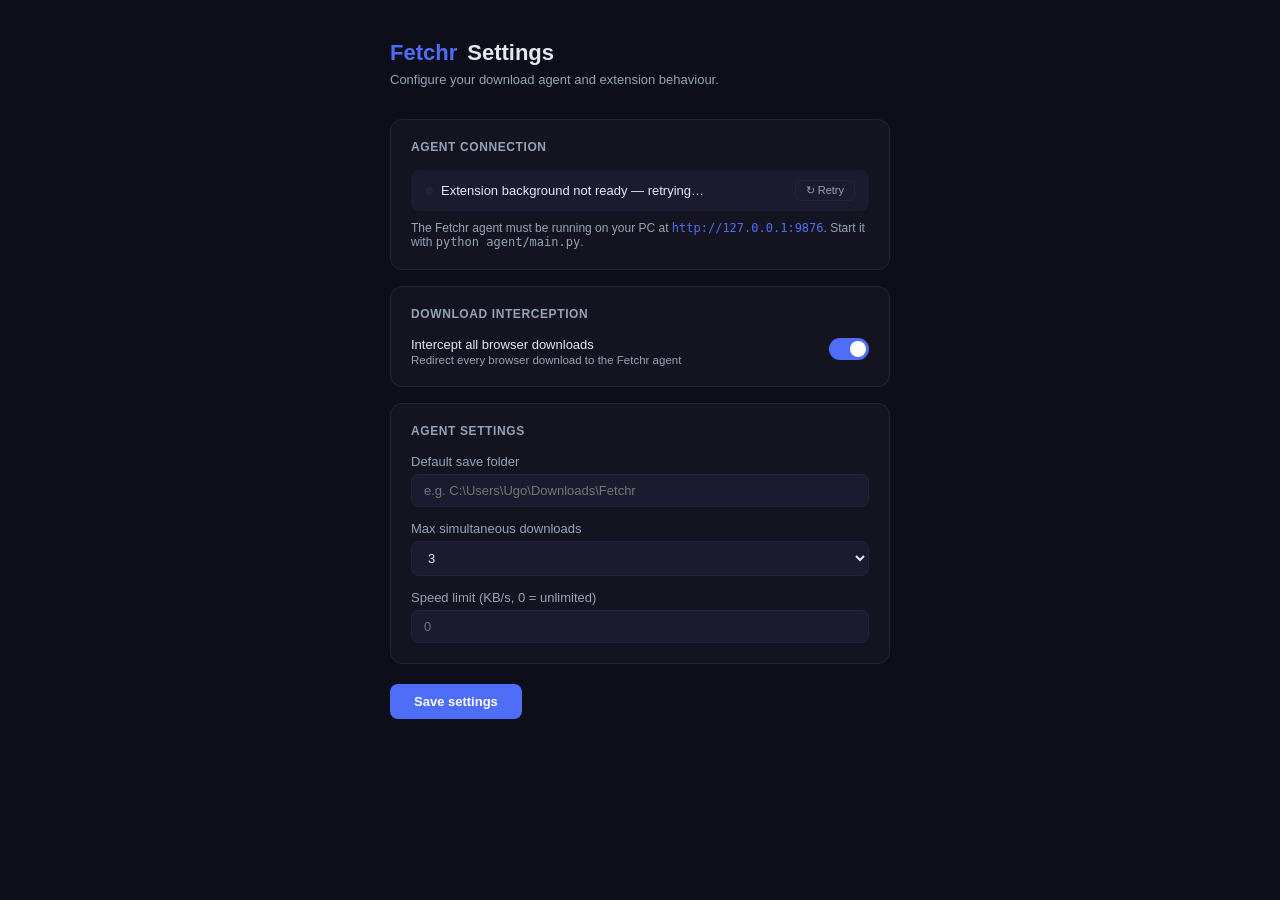
<file: extension/options/options.html>
<!DOCTYPE html>
<html lang="en">
<head>
  <meta charset="UTF-8" />
  <title>Fetchr Settings</title>
  <style>
    *, *::before, *::after { box-sizing: border-box; margin: 0; padding: 0; }
    :root {
      --bg:#0d0e1a; --surface:#13141f; --surface2:#1a1b2e;
      --border:#23243a; --accent:#4f6ef7; --green:#22c55e;
      --text:#e2e8f0; --sub:#94a3b8; --red:#ef4444;
    }
    body {
      background: var(--bg); color: var(--text);
      font-family: -apple-system, BlinkMacSystemFont, "Segoe UI", Roboto, sans-serif;
      font-size: 14px; min-height: 100vh; padding: 40px 0;
    }
    .page { max-width: 540px; margin: 0 auto; padding: 0 20px; }
    h1 { font-size: 22px; font-weight: 700; margin-bottom: 6px; display: flex; align-items: center; gap: 10px; }
    .logo-text { color: var(--accent); }
    .subtitle { color: var(--sub); font-size: 13px; margin-bottom: 32px; }
    .card {
      background: var(--surface); border: 1px solid var(--border);
      border-radius: 12px; padding: 20px; margin-bottom: 16px;
    }
    .card-title { font-size: 12px; font-weight: 700; text-transform: uppercase;
      letter-spacing: .6px; color: var(--sub); margin-bottom: 16px; }
    .field { margin-bottom: 14px; }
    .field:last-child { margin-bottom: 0; }
    label { display: block; font-size: 13px; color: var(--sub); margin-bottom: 5px; }
    input[type="text"], input[type="number"], select {
      width: 100%; background: var(--surface2); border: 1px solid var(--border);
      border-radius: 8px; color: var(--text); padding: 8px 12px; font-size: 13px;
      outline: none; transition: border-color .15s;
    }
    input:focus, select:focus { border-color: var(--accent); }
    .toggle-row { display: flex; align-items: center; justify-content: space-between; }
    .toggle-label { font-size: 13px; }
    .toggle-sub { font-size: 11.5px; color: var(--sub); margin-top: 2px; }
    .toggle { position: relative; width: 40px; height: 22px; }
    .toggle input { opacity: 0; width: 0; height: 0; }
    .slider {
      position: absolute; cursor: pointer; inset: 0;
      background: var(--border); border-radius: 22px; transition: background .2s;
    }
    .slider::before {
      content: ""; position: absolute; height: 16px; width: 16px;
      left: 3px; bottom: 3px; background: white; border-radius: 50%; transition: transform .2s;
    }
    input:checked + .slider { background: var(--accent); }
    input:checked + .slider::before { transform: translateX(18px); }
    .status-row {
      display: flex; align-items: center; gap: 8px;
      padding: 10px 14px; background: var(--surface2); border-radius: 8px;
      font-size: 13px;
    }
    .status-dot { width: 8px; height: 8px; border-radius: 50%; background: var(--border); }
    .status-dot.online { background: var(--green); box-shadow: 0 0 6px var(--green); }
    .save-btn {
      background: var(--accent); color: white; border: none;
      border-radius: 8px; padding: 10px 24px; font-size: 13px; font-weight: 600;
      cursor: pointer; transition: background .15s; margin-top: 4px;
    }
    .save-btn:hover { background: #6b82ff; }
    .saved-msg { color: var(--green); font-size: 12px; margin-left: 10px; opacity: 0; transition: opacity .3s; }
  </style>
</head>
<body>
  <div class="page">
    <h1><span class="logo-text">Fetchr</span> Settings</h1>
    <p class="subtitle">Configure your download agent and extension behaviour.</p>

    <!-- Agent status -->
    <div class="card">
      <div class="card-title">Agent connection</div>
      <div class="status-row">
        <span class="status-dot" id="agentDot"></span>
        <span id="agentStatusText">Checking…</span>
        <button onclick="checkAgent()" style="margin-left:auto;background:transparent;border:1px solid var(--border);color:var(--sub);border-radius:6px;padding:3px 10px;font-size:11px;cursor:pointer;">↻ Retry</button>
      </div>
      <p style="margin-top:10px;font-size:12px;color:var(--sub)">
        The Fetchr agent must be running on your PC at
        <code style="color:var(--accent)">http://127.0.0.1:9876</code>.
        Start it with <code>python agent/main.py</code>.
      </p>
    </div>

    <!-- Intercept -->
    <div class="card">
      <div class="card-title">Download interception</div>
      <div class="field">
        <div class="toggle-row">
          <div>
            <div class="toggle-label">Intercept all browser downloads</div>
            <div class="toggle-sub">Redirect every browser download to the Fetchr agent</div>
          </div>
          <label class="toggle">
            <input type="checkbox" id="interceptAll" checked />
            <span class="slider"></span>
          </label>
        </div>
      </div>
    </div>

    <!-- Agent settings -->
    <div class="card">
      <div class="card-title">Agent settings</div>
      <div class="field">
        <label for="savePath">Default save folder</label>
        <input type="text" id="savePath" placeholder="e.g. C:\Users\Ugo\Downloads\Fetchr" />
      </div>
      <div class="field">
        <label for="maxConcurrent">Max simultaneous downloads</label>
        <select id="maxConcurrent">
          <option value="1">1</option>
          <option value="2">2</option>
          <option value="3" selected>3</option>
          <option value="5">5</option>
          <option value="10">10</option>
        </select>
      </div>
      <div class="field">
        <label for="maxSpeed">Speed limit (KB/s, 0 = unlimited)</label>
        <input type="number" id="maxSpeed" min="0" placeholder="0" />
      </div>
    </div>

    <button class="save-btn" id="saveBtn">Save settings</button>
    <span class="saved-msg" id="savedMsg">✓ Saved</span>
  </div>

  <script>
    // All agent communication goes through the background service worker.
    // Direct fetch() from extension pages is blocked by Chrome's Private
    // Network Access policy — the SW is exempt as it runs in a secure context.

    function sendToBackground(msg, timeoutMs = 6000) {
      return new Promise((resolve) => {
        // Guard: if the SW is sleeping, sendMessage wakes it up but the
        // callback might never fire if something goes wrong. Add a hard timeout.
        const timer = setTimeout(() => resolve(null), timeoutMs);
        try {
          chrome.runtime.sendMessage(msg, (resp) => {
            clearTimeout(timer);
            // Suppress "receiving end does not exist" errors that fire when the
            // SW hasn't finished waking up — treat them as a transient offline state.
            if (chrome.runtime.lastError) { resolve(null); return; }
            resolve(resp);
          });
        } catch (e) {
          clearTimeout(timer);
          resolve(null);
        }
      });
    }

    async function checkAgent() {
      const dot  = document.getElementById("agentDot");
      const text = document.getElementById("agentStatusText");
      text.textContent = "Checking…";
      dot.classList.remove("online");

      const resp = await sendToBackground({ type: "getAgentSettings" });

      if (resp === null) {
        // Timeout or SW not ready — will retry automatically on the interval
        text.textContent = "Extension background not ready — retrying…";
        return;
      }

      if (resp && resp.online) {
        dot.classList.add("online");
        text.textContent = "Agent online ✓";
        if (resp.settings) {
          const s = resp.settings;
          document.getElementById("savePath").value      = s.save_path      || "";
          document.getElementById("maxConcurrent").value = s.max_concurrent || 3;
          document.getElementById("maxSpeed").value      = s.max_speed_kbps || 0;
        }
      } else {
        text.textContent = "Agent offline — open the web UI and start the agent";
      }
    }

    // Re-check every 10 s automatically
    setInterval(checkAgent, 10_000);

    async function loadExtSettings() {
      const { interceptAll } = await chrome.storage.sync.get({ interceptAll: true });
      document.getElementById("interceptAll").checked = interceptAll;
    }

    document.getElementById("saveBtn").addEventListener("click", async () => {
      // Save extension settings to chrome.storage
      await chrome.storage.sync.set({
        interceptAll: document.getElementById("interceptAll").checked,
      });

      // Save agent settings via background SW
      await sendToBackground({
        type: "putAgentSettings",
        payload: {
          save_path:      document.getElementById("savePath").value,
          max_concurrent: parseInt(document.getElementById("maxConcurrent").value, 10),
          max_speed_kbps: parseInt(document.getElementById("maxSpeed").value, 10) || 0,
        },
      });

      const msg = document.getElementById("savedMsg");
      msg.style.opacity = "1";
      setTimeout(() => { msg.style.opacity = "0"; }, 2000);
    });

    checkAgent();
    loadExtSettings();
  </script>
</body>
</html>
</file>
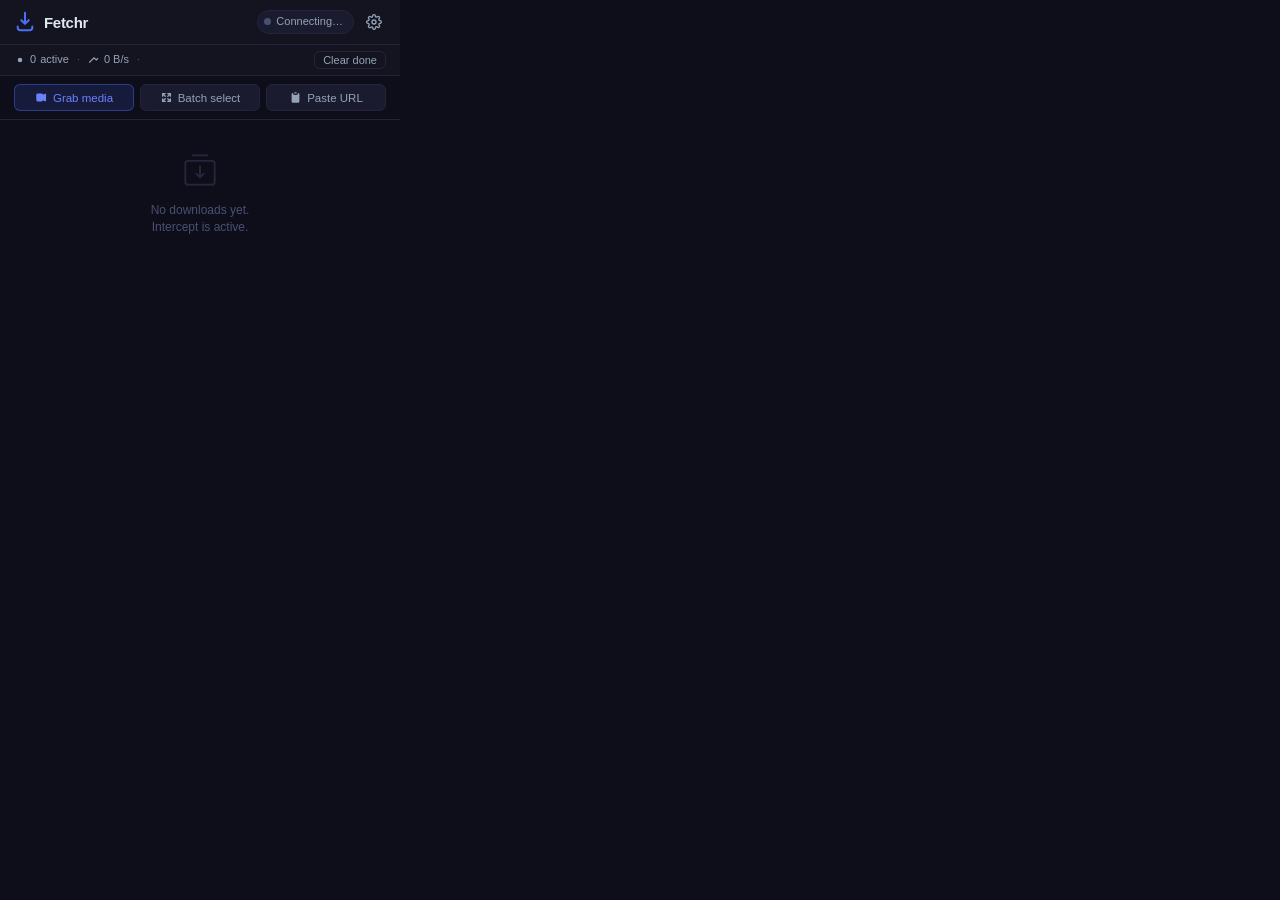
<file: extension/popup/popup.html>
<!DOCTYPE html>
<html lang="en">
<head>
  <meta charset="UTF-8" />
  <meta name="viewport" content="width=device-width, initial-scale=1.0" />
  <title>Fetchr</title>
  <link rel="stylesheet" href="popup.css" />
</head>
<body>

  <!-- ═══════════════════════════════════════ HEADER ═══════════════ -->
  <header class="header">
    <div class="header-left">
      <svg class="logo" viewBox="0 0 24 24" fill="none">
        <path d="M12 2L12 14M12 14L8 10M12 14L16 10" stroke="currentColor" stroke-width="2.2"
              stroke-linecap="round" stroke-linejoin="round"/>
        <path d="M4 17v1a3 3 0 003 3h10a3 3 0 003-3v-1" stroke="currentColor" stroke-width="2.2"
              stroke-linecap="round"/>
      </svg>
      <span class="app-name">Fetchr</span>
    </div>
    <div class="header-right">
      <div class="agent-pill" id="agentPill">
        <span class="agent-dot" id="agentDot"></span>
        <span class="agent-label" id="agentLabel">Connecting…</span>
      </div>
      <button class="icon-btn" id="settingsBtn" title="Settings">
        <svg viewBox="0 0 24 24" fill="none" stroke="currentColor" stroke-width="2"
             stroke-linecap="round" stroke-linejoin="round">
          <circle cx="12" cy="12" r="3"/><path d="M19.4 15a1.65 1.65 0 00.33 1.82l.06.06a2
          2 0 010 2.83 2 2 0 01-2.83 0l-.06-.06a1.65 1.65 0 00-1.82-.33 1.65 1.65 0 00-1
          1.51V21a2 2 0 01-4 0v-.09A1.65 1.65 0 009 19.4a1.65 1.65 0 00-1.82.33l-.06.06a2
          2 0 01-2.83-2.83l.06-.06A1.65 1.65 0 004.68 15a1.65 1.65 0 00-1.51-1H3a2 2 0
          010-4h.09A1.65 1.65 0 004.6 9a1.65 1.65 0 00-.33-1.82l-.06-.06a2 2 0 012.83-2.83l.06.06A1.65
          1.65 0 009 4.68a1.65 1.65 0 001-1.51V3a2 2 0 014 0v.09a1.65 1.65 0 001 1.51 1.65 1.65
          0 001.82-.33l.06-.06a2 2 0 012.83 2.83l-.06.06A1.65 1.65 0 0019.4 9a1.65 1.65 0
          001.51 1H21a2 2 0 010 4h-.09a1.65 1.65 0 00-1.51 1z"/>
        </svg>
      </button>
    </div>
  </header>

  <!-- ═══════════════════════════════════════ STATS BAR ════════════ -->
  <div class="stats-bar" id="statsBar">
    <span class="stat" id="statActive">
      <svg class="stat-icon" viewBox="0 0 16 16" fill="currentColor">
        <circle cx="8" cy="8" r="3"/>
      </svg>
      <span id="activeCount">0</span> active
    </span>
    <span class="stat-sep">·</span>
    <span class="stat" id="statSpeed">
      <svg class="stat-icon" viewBox="0 0 16 16" fill="none" stroke="currentColor" stroke-width="1.5">
        <path d="M2 11L8 5l3 3 2-2" stroke-linecap="round"/>
      </svg>
      <span id="totalSpeed">0 B/s</span>
    </span>
    <span class="stat-sep">·</span>
    <button class="clear-btn" id="clearFinishedBtn">Clear done</button>
  </div>

  <!-- ═══════════════════════════════════════ ACTIONS ══════════════ -->
  <div class="actions-bar">
    <button class="action-btn primary" id="grabMediaBtn">
      <svg viewBox="0 0 20 20" fill="currentColor">
        <path d="M2 6a2 2 0 012-2h6a2 2 0 012 2v8a2 2 0 01-2 2H4a2 2 0 01-2-2V6zm14-2a1 1 0 011
         1v10a1 1 0 01-1.447.894L11 13.764V6.236l4.553-2.13A1 1 0 0116 4z"/>
      </svg>
      Grab media
    </button>
    <button class="action-btn" id="batchSelectBtn">
      <svg viewBox="0 0 20 20" fill="currentColor">
        <path fill-rule="evenodd" d="M3 4a1 1 0 011-1h4a1 1 0 010 2H6.414l2.293 2.293a1 1 0
         01-1.414 1.414L5 6.414V8a1 1 0 01-2 0V4zm9 1a1 1 0 010-2h4a1 1 0 011 1v4a1 1 0
         01-2 0V6.414l-2.293 2.293a1 1 0 11-1.414-1.414L13.586 5H12zm-9 7a1 1 0 012 0v1.586l2.293-2.293a1
         1 0 111.414 1.414L6.414 15H8a1 1 0 010 2H4a1 1 0 01-1-1v-4zm13-1a1 1 0 011 1v4a1 1 0
         01-1 1h-4a1 1 0 010-2h1.586l-2.293-2.293a1 1 0 111.414-1.414L15 13.586V12a1 1 0 011-1z"
              clip-rule="evenodd"/>
      </svg>
      Batch select
    </button>
    <button class="action-btn" id="pasteUrlBtn">
      <svg viewBox="0 0 20 20" fill="currentColor">
        <path d="M8 3a1 1 0 011-1h2a1 1 0 110 2H9a1 1 0 01-1-1z"/>
        <path d="M6 3a2 2 0 00-2 2v11a2 2 0 002 2h8a2 2 0 002-2V5a2 2 0 00-2-2 3 3 0 01-3
         3H9a3 3 0 01-3-3z"/>
      </svg>
      Paste URL
    </button>
  </div>

  <!-- ═══════════════════════════════════════ URL INPUT (hidden) ═══ -->
  <div class="url-input-wrap hidden" id="urlInputWrap">
    <input type="url" class="url-input" id="urlInput" placeholder="https://…" />
    <div class="url-type-row">
      <label class="radio-label">
        <input type="radio" name="dltype" value="direct" checked /> File
      </label>
      <label class="radio-label">
        <input type="radio" name="dltype" value="media" /> Media (yt-dlp)
      </label>
      <button class="dl-go-btn" id="dlGoBtn">Add ↓</button>
    </div>
  </div>

  <!-- ═══════════════════════════════════════ MEDIA PANEL ══════════ -->
  <div class="media-panel hidden" id="mediaPanel">
    <div class="media-panel-header">
      <span>Media found on page</span>
      <button class="icon-btn" id="closePanelBtn">✕</button>
    </div>
    <div class="media-list" id="mediaList">
      <!-- filled dynamically -->
    </div>
  </div>

  <!-- ═══════════════════════════════════════ DOWNLOAD LIST ════════ -->
  <div class="download-list" id="downloadList">
    <div class="empty-state" id="emptyState">
      <svg viewBox="0 0 48 48" fill="none" class="empty-icon">
        <rect x="8" y="14" width="32" height="26" rx="3" stroke="currentColor" stroke-width="2"/>
        <path d="M24 20v12M24 32l-4-4M24 32l4-4" stroke="currentColor" stroke-width="2"
              stroke-linecap="round"/>
        <path d="M16 8h16" stroke="currentColor" stroke-width="2" stroke-linecap="round"/>
      </svg>
      <p>No downloads yet.<br/>Intercept is <span id="interceptStatus">active</span>.</p>
    </div>
  </div>

  <script src="popup.js"></script>
</body>
</html>
</file>
<file: extension/popup/popup.css>
/* ────────────────────────────────────────────────────────────
   Fetchr Popup — dark utility-first stylesheet
   ──────────────────────────────────────────────────────────── */

*, *::before, *::after { box-sizing: border-box; margin: 0; padding: 0; }

:root {
  --bg:        #0d0e1a;
  --surface:   #13141f;
  --surface2:  #1a1b2e;
  --border:    #23243a;
  --accent:    #4f6ef7;
  --accent2:   #6b82ff;
  --green:     #22c55e;
  --amber:     #f59e0b;
  --red:       #ef4444;
  --text:      #e2e8f0;
  --sub:       #94a3b8;
  --muted:     #4a5070;
  --radius:    10px;
  --radius-sm: 6px;
  font-size: 13px;
}

body {
  width: 400px;
  min-height: 180px;
  max-height: 560px;
  background: var(--bg);
  color: var(--text);
  font-family: -apple-system, BlinkMacSystemFont, "Segoe UI", Roboto, sans-serif;
  line-height: 1.4;
  overflow: hidden;
  display: flex;
  flex-direction: column;
}

/* ── Utilities ───────────────────────────────────────────── */
.hidden { display: none !important; }
button { font-family: inherit; cursor: pointer; }

/* ── Header ──────────────────────────────────────────────── */
.header {
  display: flex;
  align-items: center;
  justify-content: space-between;
  padding: 10px 14px;
  border-bottom: 1px solid var(--border);
  background: var(--surface);
  flex-shrink: 0;
}

.header-left { display: flex; align-items: center; gap: 8px; }

.logo {
  width: 22px; height: 22px;
  color: var(--accent);
}

.app-name {
  font-size: 15px;
  font-weight: 700;
  letter-spacing: -.3px;
  color: var(--text);
}

.header-right { display: flex; align-items: center; gap: 8px; }

.agent-pill {
  display: flex; align-items: center; gap: 5px;
  background: var(--surface2);
  border: 1px solid var(--border);
  border-radius: 99px;
  padding: 3px 10px 3px 6px;
  font-size: 11px;
  color: var(--sub);
}

.agent-dot {
  width: 7px; height: 7px;
  border-radius: 50%;
  background: var(--muted);
  transition: background .3s;
}
.agent-dot.online  { background: var(--green); box-shadow: 0 0 6px var(--green); }
.agent-dot.offline { background: var(--red);   box-shadow: 0 0 6px var(--red);   }

.icon-btn {
  background: transparent;
  border: none;
  color: var(--sub);
  padding: 4px;
  border-radius: var(--radius-sm);
  display: flex; align-items: center;
  transition: color .15s, background .15s;
}
.icon-btn:hover { color: var(--text); background: var(--surface2); }
.icon-btn svg { width: 16px; height: 16px; }

/* ── Stats bar ───────────────────────────────────────────── */
.stats-bar {
  display: flex;
  align-items: center;
  gap: 8px;
  padding: 6px 14px;
  background: var(--surface);
  border-bottom: 1px solid var(--border);
  font-size: 11px;
  color: var(--sub);
  flex-shrink: 0;
}

.stat { display: flex; align-items: center; gap: 4px; }
.stat-icon { width: 12px; height: 12px; }
.stat-sep  { color: var(--muted); }

.clear-btn {
  margin-left: auto;
  background: transparent;
  border: 1px solid var(--border);
  color: var(--sub);
  border-radius: var(--radius-sm);
  padding: 2px 8px;
  font-size: 11px;
  transition: color .15s, border-color .15s;
}
.clear-btn:hover { color: var(--text); border-color: var(--muted); }

/* ── Actions bar ─────────────────────────────────────────── */
.actions-bar {
  display: flex;
  gap: 6px;
  padding: 8px 14px;
  border-bottom: 1px solid var(--border);
  flex-shrink: 0;
}

.action-btn {
  flex: 1;
  display: flex; align-items: center; justify-content: center; gap: 5px;
  background: var(--surface2);
  border: 1px solid var(--border);
  color: var(--sub);
  border-radius: var(--radius-sm);
  padding: 6px 4px;
  font-size: 11.5px;
  font-weight: 500;
  transition: background .15s, color .15s, border-color .15s;
}
.action-btn svg { width: 13px; height: 13px; flex-shrink: 0; }
.action-btn:hover {
  background: #1e2040;
  color: var(--text);
  border-color: var(--accent);
}
.action-btn.primary {
  background: rgba(79,110,247,.15);
  border-color: rgba(79,110,247,.4);
  color: var(--accent2);
}
.action-btn.primary:hover {
  background: rgba(79,110,247,.25);
  border-color: var(--accent);
  color: #fff;
}
.action-btn.active-mode {
  background: rgba(79,110,247,.25);
  border-color: var(--accent);
  color: #fff;
}

/* ── URL input ───────────────────────────────────────────── */
.url-input-wrap {
  padding: 8px 14px;
  border-bottom: 1px solid var(--border);
  background: var(--surface);
  flex-shrink: 0;
}

.url-input {
  width: 100%;
  background: var(--surface2);
  border: 1px solid var(--border);
  border-radius: var(--radius-sm);
  color: var(--text);
  padding: 6px 10px;
  font-size: 12px;
  outline: none;
  transition: border-color .15s;
}
.url-input:focus { border-color: var(--accent); }
.url-input::placeholder { color: var(--muted); }

.url-type-row {
  display: flex;
  align-items: center;
  gap: 10px;
  margin-top: 6px;
  font-size: 11.5px;
  color: var(--sub);
}
.radio-label { display: flex; align-items: center; gap: 4px; cursor: pointer; }
.radio-label input { accent-color: var(--accent); }

.dl-go-btn {
  margin-left: auto;
  background: var(--accent);
  color: #fff;
  border: none;
  border-radius: var(--radius-sm);
  padding: 4px 14px;
  font-size: 12px;
  font-weight: 600;
  transition: background .15s;
}
.dl-go-btn:hover { background: var(--accent2); }

/* ── Media panel ─────────────────────────────────────────── */
.media-panel {
  border-bottom: 1px solid var(--border);
  flex-shrink: 0;
  max-height: 180px;
  display: flex;
  flex-direction: column;
}

.media-panel-header {
  display: flex; align-items: center; justify-content: space-between;
  padding: 6px 14px;
  font-size: 11.5px;
  font-weight: 600;
  color: var(--sub);
  background: var(--surface);
  border-bottom: 1px solid var(--border);
  flex-shrink: 0;
}

.media-list {
  overflow-y: auto;
  flex: 1;
}

.media-item {
  display: flex;
  align-items: center;
  gap: 8px;
  padding: 7px 14px;
  border-bottom: 1px solid var(--border);
  font-size: 11.5px;
}
.media-item:last-child { border-bottom: none; }
.media-item:hover { background: var(--surface2); }

.media-type-badge {
  font-size: 9.5px;
  font-weight: 700;
  text-transform: uppercase;
  letter-spacing: .5px;
  padding: 1px 5px;
  border-radius: 4px;
  flex-shrink: 0;
}
.badge-video  { background: rgba(79,110,247,.2); color: #7c8cff; }
.badge-audio  { background: rgba(34,197,94,.15); color: #4ade80; }
.badge-image  { background: rgba(245,158,11,.15); color: #fbbf24; }
.badge-link   { background: rgba(148,163,184,.1); color: #94a3b8; }
.badge-source { background: rgba(79,110,247,.2); color: #7c8cff; }

.media-label {
  flex: 1;
  overflow: hidden;
  text-overflow: ellipsis;
  white-space: nowrap;
  color: var(--text);
}

.media-dl-btn {
  background: rgba(79,110,247,.15);
  border: 1px solid rgba(79,110,247,.3);
  color: var(--accent2);
  border-radius: var(--radius-sm);
  padding: 3px 9px;
  font-size: 11px;
  transition: background .15s;
  flex-shrink: 0;
}
.media-dl-btn:hover { background: rgba(79,110,247,.3); }

/* ── Download list ───────────────────────────────────────── */
.download-list {
  flex: 1;
  overflow-y: auto;
  min-height: 60px;
}

.download-list::-webkit-scrollbar { width: 5px; }
.download-list::-webkit-scrollbar-track { background: transparent; }
.download-list::-webkit-scrollbar-thumb { background: var(--border); border-radius: 99px; }

.empty-state {
  display: flex;
  flex-direction: column;
  align-items: center;
  justify-content: center;
  gap: 10px;
  padding: 28px 20px;
  color: var(--muted);
  font-size: 12px;
  text-align: center;
}
.empty-icon { width: 44px; height: 44px; opacity: .4; }

/* ── Download item card ──────────────────────────────────── */
.dl-item {
  padding: 9px 14px;
  border-bottom: 1px solid var(--border);
  display: grid;
  grid-template-areas:
    "icon name   name   controls"
    "icon prog   prog   controls"
    "icon meta   meta   .       ";
  grid-template-columns: 28px 1fr 1fr 64px;
  grid-template-rows: auto auto auto;
  gap: 2px 8px;
  align-items: start;
  transition: background .1s;
}
.dl-item:hover { background: #0f1020; }
.dl-item:last-child { border-bottom: none; }

/* file type icon */
.dl-icon {
  grid-area: icon;
  align-self: center;
  width: 24px; height: 24px;
  border-radius: 6px;
  display: flex; align-items: center; justify-content: center;
  font-size: 9px;
  font-weight: 700;
  text-transform: uppercase;
  letter-spacing: .3px;
  flex-shrink: 0;
}
.icon-video { background: rgba(79,110,247,.2);  color: #7c8cff; }
.icon-audio { background: rgba(34,197,94,.15);  color: #4ade80; }
.icon-image { background: rgba(245,158,11,.15); color: #fbbf24; }
.icon-doc   { background: rgba(148,163,184,.1); color: #94a3b8; }
.icon-arc   { background: rgba(168,85,247,.15); color: #c084fc; }
.icon-file  { background: rgba(148,163,184,.1); color: #94a3b8; }

/* filename */
.dl-name {
  grid-area: name;
  font-size: 12px;
  font-weight: 500;
  overflow: hidden;
  text-overflow: ellipsis;
  white-space: nowrap;
  color: var(--text);
  padding-top: 1px;
}

/* controls */
.dl-controls {
  grid-area: controls;
  display: flex;
  gap: 4px;
  justify-content: flex-end;
  align-self: start;
  padding-top: 1px;
}

.ctrl-btn {
  background: var(--surface2);
  border: 1px solid var(--border);
  border-radius: 5px;
  color: var(--sub);
  width: 26px; height: 26px;
  display: flex; align-items: center; justify-content: center;
  padding: 0;
  transition: color .15s, border-color .15s, background .15s;
}
.ctrl-btn:hover { background: #1e2040; border-color: var(--accent); color: var(--text); }
.ctrl-btn svg { width: 12px; height: 12px; }
.ctrl-btn.danger:hover { border-color: var(--red); color: var(--red); background: rgba(239,68,68,.1); }

/* progress bar */
.dl-progress-wrap {
  grid-area: prog;
  display: flex;
  align-items: center;
  gap: 6px;
}

.progress-bar {
  flex: 1;
  height: 4px;
  background: var(--surface2);
  border-radius: 99px;
  overflow: hidden;
}

.progress-fill {
  height: 100%;
  border-radius: 99px;
  transition: width .3s ease;
  background: var(--accent);
}

.progress-fill.complete  { background: var(--green); }
.progress-fill.error     { background: var(--red); }
.progress-fill.paused    { background: var(--amber); }
.progress-fill.cancelled { background: var(--muted); }

/* Indeterminate: active download with unknown file size (no Content-Length) */
.progress-fill.indeterminate {
  width: 100% !important;
  background-size: 200% 100%;
  animation: popup-indeterminate 1.8s ease-in-out infinite;
  background-image: linear-gradient(
    90deg,
    var(--surface2) 0%,
    var(--accent)   30%,
    var(--accent2)  50%,
    var(--accent)   70%,
    var(--surface2) 100%
  );
}
@keyframes popup-indeterminate {
  0%   { background-position:  200% 0; }
  100% { background-position: -200% 0; }
}

.progress-pct {
  font-size: 10.5px;
  color: var(--sub);
  min-width: 30px;
  text-align: right;
  flex-shrink: 0;
}

/* meta row */
.dl-meta {
  grid-area: meta;
  display: flex;
  align-items: center;
  gap: 6px;
  font-size: 10.5px;
  color: var(--muted);
  flex-wrap: wrap;
}

.status-badge {
  font-size: 9.5px;
  font-weight: 700;
  text-transform: uppercase;
  letter-spacing: .4px;
  padding: 1px 5px;
  border-radius: 4px;
}
.status-active    { background: rgba(79,110,247,.2);  color: #7c8cff; }
.status-queued    { background: rgba(148,163,184,.1); color: #94a3b8; }
.status-paused    { background: rgba(245,158,11,.15); color: #fbbf24; }
.status-complete  { background: rgba(34,197,94,.15);  color: #4ade80; }
.status-error     { background: rgba(239,68,68,.15);  color: #f87171; }
.status-cancelled { background: rgba(148,163,184,.1); color: var(--muted); }

/* ── Scrollbar common ────────────────────────────────────── */
.media-list::-webkit-scrollbar { width: 4px; }
.media-list::-webkit-scrollbar-thumb { background: var(--border); border-radius: 99px; }
</file>
